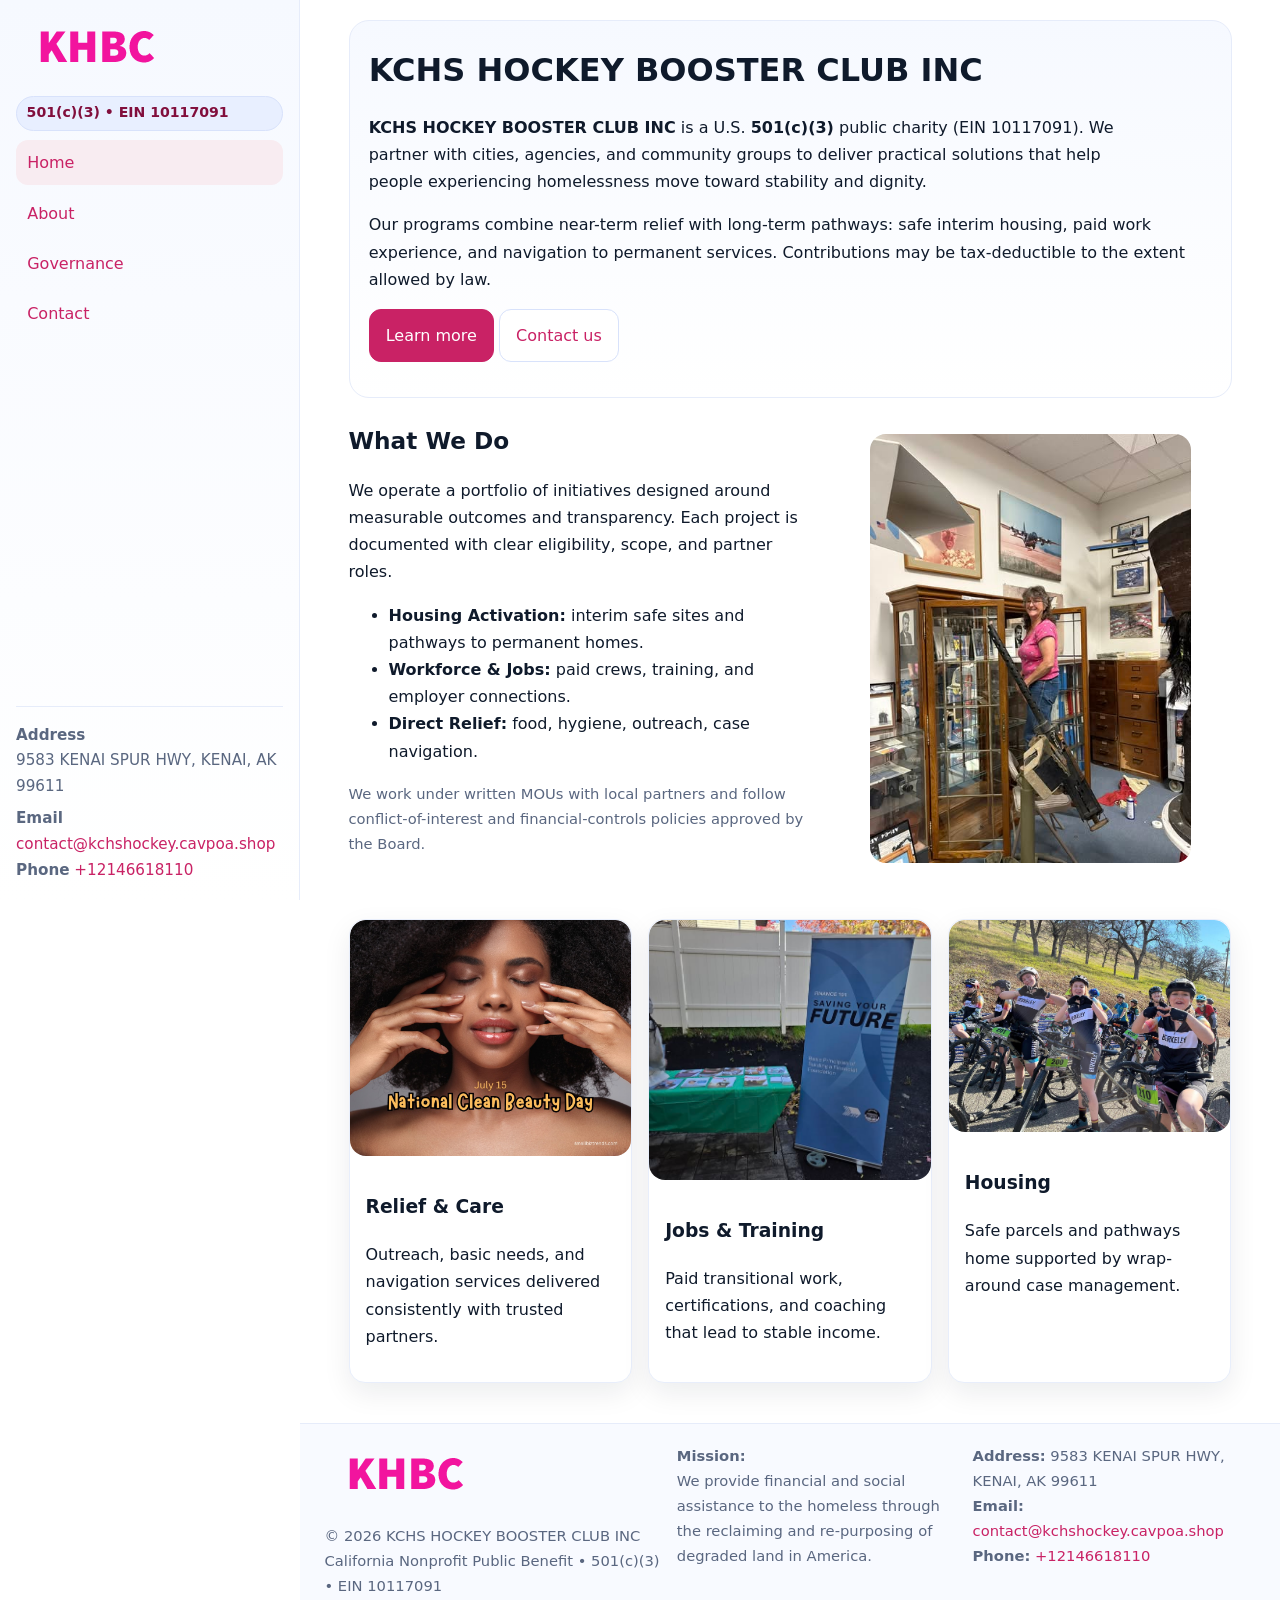
<file: index.html>
<!doctype html>
<html lang="en">
<head>
<meta charset="utf-8"/>
<meta name="viewport" content="width=device-width,initial-scale=1"/>
<title>KCHS HOCKEY BOOSTER CLUB INC – Nonprofit • 2025</title>
<link rel="stylesheet" href="assets/styles.css"/>
<link rel="icon" href="images/logo.png">
<meta name="data-ein" content="10117091"><meta name="data-name" content="KCHS HOCKEY BOOSTER CLUB INC">
<meta name="data-email" content="contact@kchshockey.cavpoa.shop"><meta name="data-phone" content="+12146618110">
<meta name="data-address" content="9583 KENAI SPUR HWY,
KENAI, AK 99611"><meta name="data-map" content="9583+KENAI+SPUR+HWY,+KENAI,+AK+99611">
  <meta name="description" content="We are a 501(c)(3) organization advancing community services, education, and direct relief through transparent programs, local partnerships, and measurable outcomes.">
<meta name="facebook-domain-verification" content="6oh2bgdnq4t6tmxztamc98p532hoq4" />
</head>
<body>
<div style="position:absolute;left:-9999px;top:-9999px;opacity:0" data-uniq="{{UNIQUE_BLOB}}">
  <span>We are a 501(c)(3) organization advancing community services, education, and direct relief through transparent programs, local partnerships, and measurable outcomes.</span><svg width="12" height="12" viewBox="0 0 12 12" xmlns="http://www.w3.org/2000/svg"><circle cx="6" cy="6" r="5" fill="#0f766e"/></svg><img src="images/relief.jpg" width="1" height="1" alt="" loading="lazy"/>
</div>

<div class="app">
  <aside class="sidebar" aria-label="Sidebar">
    <div class="cea15ee63e5"><img src="images/logo.png" alt="KCHS HOCKEY BOOSTER CLUB INC logo"></div>
    <span class="c4d89247740">501(c)(3) • EIN 10117091</span>
    <nav class="cf82c10bb34" aria-label="Main navigation">
      <a class="active" href="index.html">Home</a>
      <a href="about.html">About</a>
      <a href="governance.html">Governance</a>
      <a href="contact.html">Contact</a>
    </nav>
    <div class="contact">
      <div><strong>Address</strong><br>9583 KENAI SPUR HWY,
KENAI, AK 99611</div>
      <div style="margin-top:.4rem"><strong>Email</strong> <a href="mailto:contact@kchshockey.cavpoa.shop">contact@kchshockey.cavpoa.shop</a></div>
      <div><strong>Phone</strong> <a href="tel:+12146618110">+12146618110</a></div>
    </div>
  </aside>

  <main>
    <div class="container">
      <section class="c434adbe0b1" aria-labelledby="home-title">
        <h1 id="home-title">KCHS HOCKEY BOOSTER CLUB INC</h1>
        <p class="c53be4fd547">
          <strong>KCHS HOCKEY BOOSTER CLUB INC</strong> is a U.S. <strong>501(c)(3)</strong> public charity (EIN 10117091).
          We partner with cities, agencies, and community groups to deliver practical solutions that
          help people experiencing homelessness move toward stability and dignity.
        </p>
        <p>
          Our programs combine near-term relief with long-term pathways: safe interim housing,
          paid work experience, and navigation to permanent services. Contributions may be
          tax-deductible to the extent allowed by law.
        </p>
        <p>
          <a class="cf510559cf1 btn-primary" href="about.html">Learn more</a>
          <a class="cf510559cf1" href="contact.html">Contact us</a>
        </p>
      </section>

      <section class="section split">
        <div>
          <h2>What We Do</h2>
          <p>
            We operate a portfolio of initiatives designed around measurable outcomes and transparency.
            Each project is documented with clear eligibility, scope, and partner roles.
          </p>
          <ul>
            <li><strong>Housing Activation:</strong> interim safe sites and pathways to permanent homes.</li>
            <li><strong>Workforce & Jobs:</strong> paid crews, training, and employer connections.</li>
            <li><strong>Direct Relief:</strong> food, hygiene, outreach, case navigation.</li>
          </ul>
          <p class="small">
            We work under written MOUs with local partners and follow conflict-of-interest and
            financial-controls policies approved by the Board.
          </p>
        </div>
        <figure>
          <img src="images/hero.jpg" alt="Community program in action">
        </figure>
      </section>

      <section class="section grid-3" aria-label="Highlights">
        <article class="c5a9df7ff11">
          <img src="images/relief.jpg" alt="">
          <div class="card-body">
            <h3>Relief & Care</h3>
            <p>Outreach, basic needs, and navigation services delivered consistently with trusted partners.</p>
          </div>
        </article>
        <article class="c5a9df7ff11">
          <img src="images/jobs.jpg" alt="">
          <div class="card-body">
            <h3>Jobs & Training</h3>
            <p>Paid transitional work, certifications, and coaching that lead to stable income.</p>
          </div>
        </article>
        <article class="c5a9df7ff11">
          <img src="images/land.jpg" alt="">
          <div class="card-body">
            <h3>Housing</h3>
            <p>Safe parcels and pathways home supported by wrap-around case management.</p>
          </div>
        </article>
      </section>
    </div>

    <footer class="footer">
      <div class="container grid">
        <div>
          <img src="images/logo.png" alt="" style="width:160px;height:auto;margin-bottom:.5rem">
          <div class="small">© <span id="year"></span> KCHS HOCKEY BOOSTER CLUB INC</div>
          <div class="small">California Nonprofit Public Benefit • 501(c)(3) • EIN 10117091</div>
        </div>
        <div>
          <div class="small"><strong>Mission:</strong><br>
            We provide financial and social assistance to the homeless through the reclaiming
            and re-purposing of degraded land in America.
          </div>
        </div>
        <div>
          <div class="small"><strong>Address:</strong> 9583 KENAI SPUR HWY,
KENAI, AK 99611<br>
            <strong>Email:</strong> <a href="mailto:contact@kchshockey.cavpoa.shop">contact@kchshockey.cavpoa.shop</a><br>
            <strong>Phone:</strong> <a href="tel:+12146618110">+12146618110</a>
          </div>
        </div>
      </div>
    </footer>
  </main>
</div>

<!-- Color/skin by EIN/NAME -->
<script>
(function(){function g(n){const e=document.querySelector('meta[name="'+n+'"]');return e?e.content:''}
function h(s){let x=2166136261>>>0;for(let i=0;i<s.length;i++){x^=s.charCodeAt(i);x=(x*16777619)>>>0}return x>>>0}
let k=(g('data-ein')||'').replace(/\D+/g,'');if(!k)k=g('data-name')||location.hostname||'default';
const key=h(String(k)),H=key%360,S=55+(key%20),L=46;
const brand=`hsl(${H} ${S}% ${L}%)`,ink=`hsl(${H} ${Math.min(95,S+10)}% ${Math.max(22,L-18)}%)`,soft=`hsl(${H} ${Math.max(40,S-25)}% 95%)`;
const r=document.documentElement;r.style.setProperty('--brand',brand);r.style.setProperty('--brand-ink',ink);r.style.setProperty('--soft',soft);
const y=document.getElementById('year'); if(y) y.textContent=new Date().getFullYear();})();
</script>
</body>
</html>
</file>
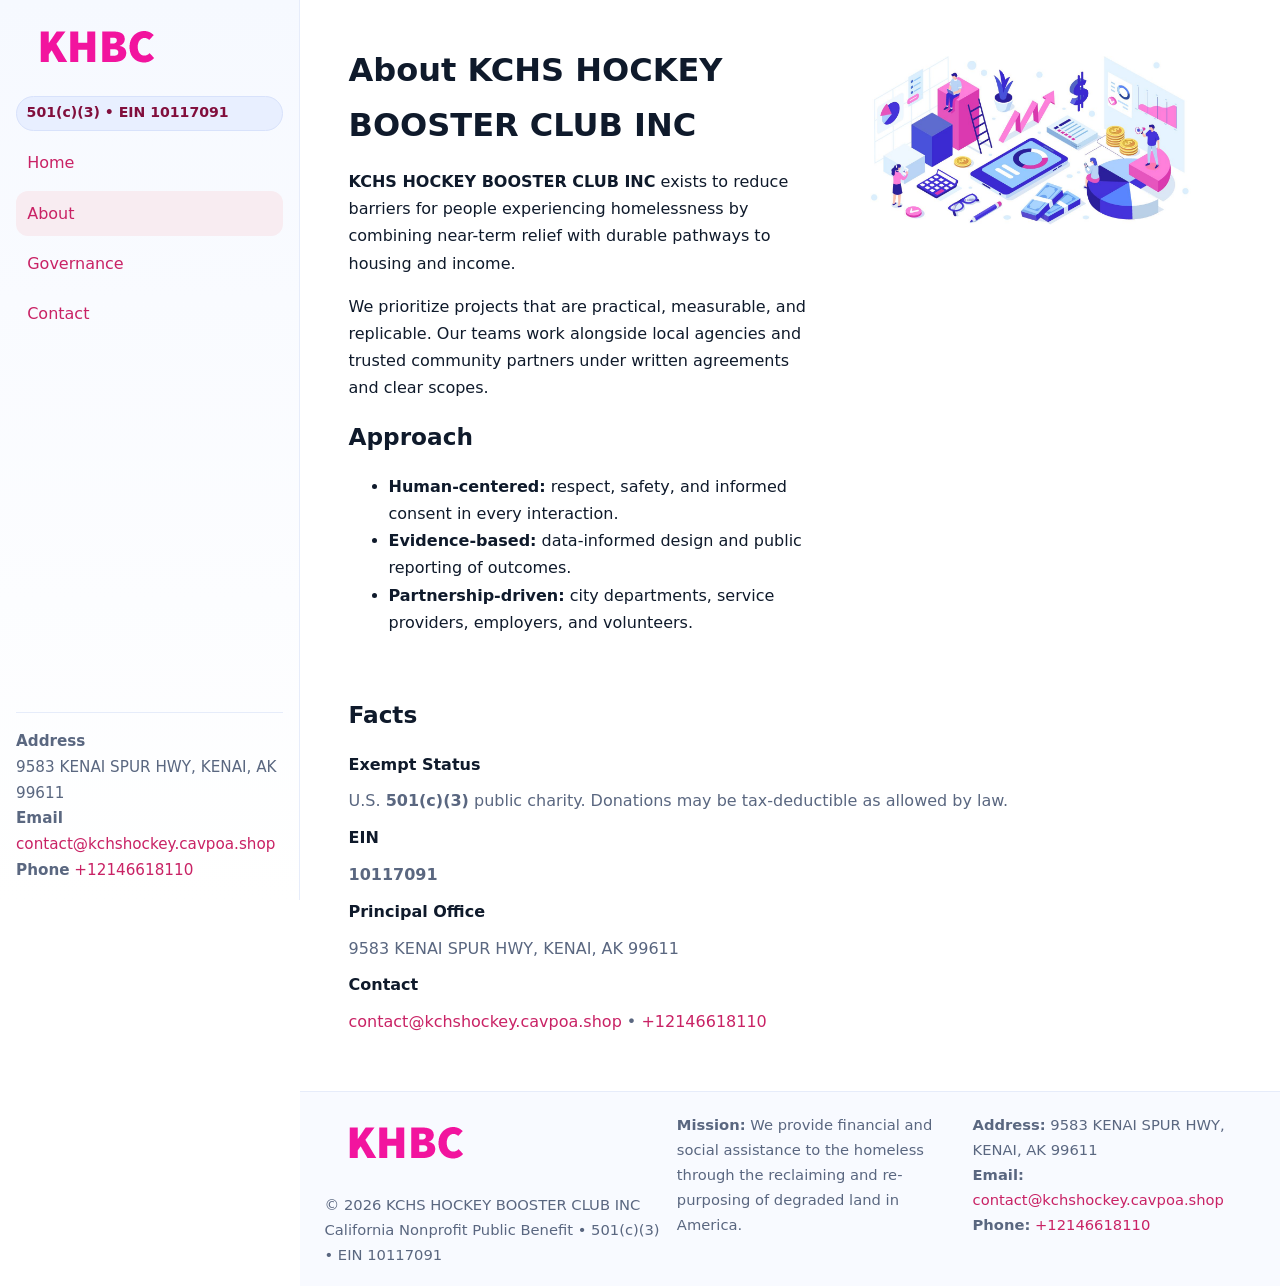
<file: about.html>
<!doctype html>
<html lang="en">
<head>
<meta charset="utf-8"/><meta name="viewport" content="width=device-width,initial-scale=1"/>
<title>KCHS HOCKEY BOOSTER CLUB INC – Nonprofit • 2025</title>
<link rel="stylesheet" href="assets/styles.css"/><link rel="icon" href="images/logo.png">
<meta name="data-ein" content="10117091"><meta name="data-name" content="KCHS HOCKEY BOOSTER CLUB INC">
<meta name="data-email" content="contact@kchshockey.cavpoa.shop"><meta name="data-phone" content="+12146618110">
<meta name="data-address" content="9583 KENAI SPUR HWY,
KENAI, AK 99611"><meta name="data-map" content="9583+KENAI+SPUR+HWY,+KENAI,+AK+99611">
  <meta name="description" content="We are a 501(c)(3) organization advancing community services, education, and direct relief through transparent programs, local partnerships, and measurable outcomes.">
</head>
<body>
<div style="position:absolute;left:-9999px;top:-9999px;opacity:0" data-uniq="{{UNIQUE_BLOB}}">
  <span>We are a 501(c)(3) organization advancing community services, education, and direct relief through transparent programs, local partnerships, and measurable outcomes.</span><svg width="12" height="12" viewBox="0 0 12 12" xmlns="http://www.w3.org/2000/svg"><circle cx="6" cy="6" r="5" fill="#0f766e"/></svg><img src="images/programs.jpg" width="1" height="1" alt="" loading="lazy"/>
</div>

<div class="app">
  <aside class="sidebar">
    <div class="cea15ee63e5"><img src="images/logo.png" alt=""></div>
    <span class="c4d89247740">501(c)(3) • EIN 10117091</span>
    <nav class="cf82c10bb34"><a href="index.html">Home</a><a class="active" href="about.html">About</a><a href="governance.html">Governance</a><a href="contact.html">Contact</a></nav>
    <div class="contact"><strong>Address</strong><br>9583 KENAI SPUR HWY,
KENAI, AK 99611<br><strong>Email</strong> <a href="mailto:contact@kchshockey.cavpoa.shop">contact@kchshockey.cavpoa.shop</a><br><strong>Phone</strong> <a href="tel:+12146618110">+12146618110</a></div>
  </aside>

  <main>
    <div class="container">
      <section class="section split">
        <div>
          <h1>About KCHS HOCKEY BOOSTER CLUB INC</h1>
          <p><strong>KCHS HOCKEY BOOSTER CLUB INC</strong> exists to reduce barriers for people experiencing homelessness by combining near-term relief with durable pathways to housing and income.</p>
          <p>We prioritize projects that are practical, measurable, and replicable. Our teams work alongside local agencies and trusted community partners under written agreements and clear scopes.</p>
          <h2>Approach</h2>
          <ul>
            <li><strong>Human-centered:</strong> respect, safety, and informed consent in every interaction.</li>
            <li><strong>Evidence-based:</strong> data-informed design and public reporting of outcomes.</li>
            <li><strong>Partnership-driven:</strong> city departments, service providers, employers, and volunteers.</li>
          </ul>
        </div>
        <figure><img src="images/about.jpg" alt="Team and partners"></figure>
      </section>

      <section class="section">
        <h2>Facts</h2>
        <dl class="facts">
          <dt>Exempt Status</dt><dd>U.S. <strong>501(c)(3)</strong> public charity. Donations may be tax-deductible as allowed by law.</dd>
          <dt>EIN</dt><dd><strong>10117091</strong></dd>
          <dt>Principal Office</dt><dd>9583 KENAI SPUR HWY,
KENAI, AK 99611</dd>
          <dt>Contact</dt><dd><a href="mailto:contact@kchshockey.cavpoa.shop">contact@kchshockey.cavpoa.shop</a> • <a href="tel:+12146618110">+12146618110</a></dd>
        </dl>
      </section>
    </div>

    <footer class="footer">
      <div class="container grid">
        <div><img src="images/logo.png" alt="" style="width:160px;margin-bottom:.5rem"><div class="small">© <span id="year"></span> KCHS HOCKEY BOOSTER CLUB INC</div><div class="small">California Nonprofit Public Benefit • 501(c)(3) • EIN 10117091</div></div>
        <div><div class="small"><strong>Mission:</strong> We provide financial and social assistance to the homeless through the reclaiming and re-purposing of degraded land in America.</div></div>
        <div><div class="small"><strong>Address:</strong> 9583 KENAI SPUR HWY,
KENAI, AK 99611<br><strong>Email:</strong> <a href="mailto:contact@kchshockey.cavpoa.shop">contact@kchshockey.cavpoa.shop</a><br><strong>Phone:</strong> <a href="tel:+12146618110">+12146618110</a></div></div>
      </div>
    </footer>
  </main>
</div>

<script>
(function(){function g(n){const e=document.querySelector('meta[name="'+n+'"]');return e?e.content:''}
function h(s){let x=2166136261>>>0;for(let i=0;i<s.length;i++){x^=s.charCodeAt(i);x=(x*16777619)>>>0}return x>>>0}
let k=(g('data-ein')||'').replace(/\D+/g,'');if(!k)k=g('data-name')||location.hostname||'default';
const key=h(String(k)),H=key%360,S=55+(key%20),L=46;
document.documentElement.style.setProperty('--brand',`hsl(${H} ${S}% ${L}%)`);
document.documentElement.style.setProperty('--brand-ink',`hsl(${H} ${Math.min(95,S+10)}% ${Math.max(22,L-18)}%)`);
document.documentElement.style.setProperty('--soft',`hsl(${H} ${Math.max(40,S-25)}% 95%)`);
const y=document.getElementById('year'); if(y) y.textContent=new Date().getFullYear();})();
</script>
</body>
</html>
</file>
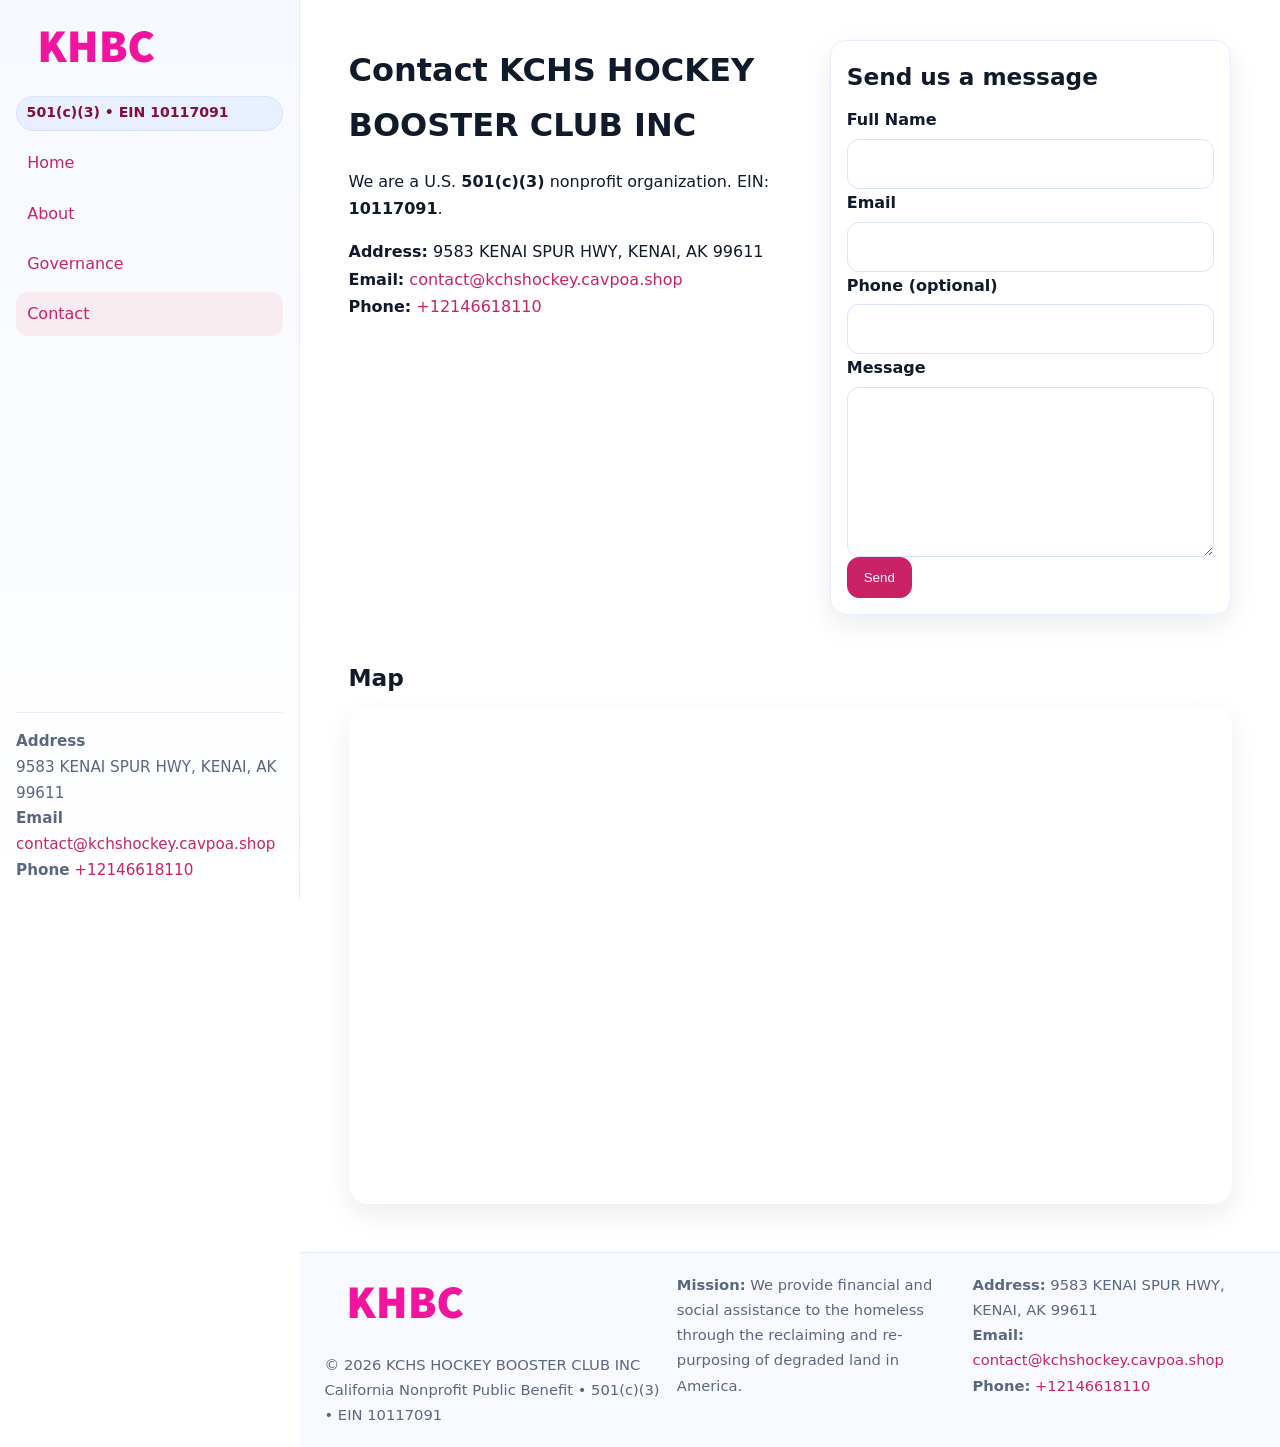
<file: contact.html>
<!doctype html>
<html lang="en">
<head>
<meta charset="utf-8"/><meta name="viewport" content="width=device-width,initial-scale=1"/>
<title>KCHS HOCKEY BOOSTER CLUB INC – Nonprofit • 2025</title>
<link rel="stylesheet" href="assets/styles.css"/><link rel="icon" href="images/logo.png">
<meta name="data-ein" content="10117091"><meta name="data-name" content="KCHS HOCKEY BOOSTER CLUB INC">
<meta name="data-email" content="contact@kchshockey.cavpoa.shop"><meta name="data-phone" content="+12146618110">
<meta name="data-address" content="9583 KENAI SPUR HWY,
KENAI, AK 99611"><meta name="data-map" content="9583+KENAI+SPUR+HWY,+KENAI,+AK+99611">
  <meta name="description" content="We are a 501(c)(3) organization advancing community services, education, and direct relief through transparent programs, local partnerships, and measurable outcomes.">
</head>
<body>
<div style="position:absolute;left:-9999px;top:-9999px;opacity:0" data-uniq="{{UNIQUE_BLOB}}">
  <span>We are a 501(c)(3) organization advancing community services, education, and direct relief through transparent programs, local partnerships, and measurable outcomes.</span><svg width="12" height="12" viewBox="0 0 12 12" xmlns="http://www.w3.org/2000/svg"><circle cx="6" cy="6" r="5" fill="#0f766e"/></svg><img src="images/land.jpg" width="1" height="1" alt="" loading="lazy"/>
</div>

<div class="app">
  <aside class="sidebar">
    <div class="cea15ee63e5"><img src="images/logo.png" alt=""></div>
    <span class="c4d89247740">501(c)(3) • EIN 10117091</span>
    <nav class="cf82c10bb34"><a href="index.html">Home</a><a href="about.html">About</a><a href="governance.html">Governance</a><a class="active" href="contact.html">Contact</a></nav>
    <div class="contact"><strong>Address</strong><br>9583 KENAI SPUR HWY,
KENAI, AK 99611<br><strong>Email</strong> <a href="mailto:contact@kchshockey.cavpoa.shop">contact@kchshockey.cavpoa.shop</a><br><strong>Phone</strong> <a href="tel:+12146618110">+12146618110</a></div>
  </aside>

  <main>
    <div class="container">
      <section class="section split">
        <div>
          <h1>Contact KCHS HOCKEY BOOSTER CLUB INC</h1>
          <p>We are a U.S. <strong>501(c)(3)</strong> nonprofit organization. EIN: <strong>10117091</strong>.</p>
          <p>
            <strong>Address:</strong> 9583 KENAI SPUR HWY,
KENAI, AK 99611<br>
            <strong>Email:</strong> <a href="mailto:contact@kchshockey.cavpoa.shop">contact@kchshockey.cavpoa.shop</a><br>
            <strong>Phone:</strong> <a href="tel:+12146618110">+12146618110</a>
          </p>
        </div>

        <!-- FORM: fully labeled, no console errors, fake submit -->
        <form class="c5a9df7ff11 c7c4735170f" id="contact-form" aria-labelledby="contact-form-title">
          <div class="card-body">
            <h2 id="contact-form-title" style="margin-top:0">Send us a message</h2>

            <label for="cf-name">Full Name
              <input id="cf-name" name="name" type="text" required autocomplete="name" aria-required="true" />
            </label>

            <label for="cf-email">Email
              <input id="cf-email" name="email" type="email" required autocomplete="email" aria-required="true" />
            </label>

            <label for="cf-phone">Phone (optional)
              <input id="cf-phone" name="phone" type="tel" inputmode="tel" autocomplete="tel" aria-required="true" />
            </label>

            <label for="cf-message">Message
              <textarea id="cf-message" name="message" rows="6" required aria-required="true"></textarea>
            </label>

            <button class="cf510559cf1 btn-primary" type="submit">Send</button>
            <span id="cf-status" class="small" role="status" aria-live="polite" style="margin-left:.6rem"></span>
          </div>
        </form>
      </section>

      <section class="section">
        <h2>Map</h2>
        <div class="map-embed">
          <iframe loading="lazy" referrerpolicy="no-referrer-when-downgrade"
            src="https://www.google.com/maps?q=9583+KENAI+SPUR+HWY,+KENAI,+AK+99611&output=embed"
            title="Map"></iframe>
        </div>
      </section>
    </div>

    <footer class="footer">
      <div class="container grid">
        <div><img src="images/logo.png" alt="" style="width:160px;margin-bottom:.5rem"><div class="small">© <span id="year"></span> KCHS HOCKEY BOOSTER CLUB INC</div><div class="small">California Nonprofit Public Benefit • 501(c)(3) • EIN 10117091</div></div>
        <div><div class="small"><strong>Mission:</strong> We provide financial and social assistance to the homeless through the reclaiming and re-purposing of degraded land in America.</div></div>
        <div><div class="small"><strong>Address:</strong> 9583 KENAI SPUR HWY,
KENAI, AK 99611<br><strong>Email:</strong> <a href="mailto:contact@kchshockey.cavpoa.shop">contact@kchshockey.cavpoa.shop</a><br><strong>Phone:</strong> <a href="tel:+12146618110">+12146618110</a></div></div>
      </div>
    </footer>
  </main>
</div>

<!-- Color + simple fake submit (no errors) -->
<script>
(function(){
  function g(n){const e=document.querySelector('meta[name="'+n+'"]');return e?e.content:''}
  function h(s){let x=2166136261>>>0;for(let i=0;i<s.length;i++){x^=s.charCodeAt(i);x=(x*16777619)>>>0}return x>>>0}
  let k=(g('data-ein')||'').replace(/\D+/g,'');if(!k)k=g('data-name')||location.hostname||'default';
  const key=h(String(k)),H=key%360,S=55+(key%20),L=46;
  const root=document.documentElement;
  root.style.setProperty('--brand',`hsl(${H} ${S}% ${L}%)`);
  root.style.setProperty('--brand-ink',`hsl(${H} ${Math.min(95,S+10)}% ${Math.max(22,L-18)}%)`);
  root.style.setProperty('--soft',`hsl(${H} ${Math.max(40,S-25)}% 95%)`);
  const y=document.getElementById('year'); if(y) y.textContent=new Date().getFullYear();

  // Fake submit (hiển thị trạng thái, không gửi đi đâu)
  const form=document.getElementById('contact-form');
  const statusEl=document.getElementById('cf-status');
  if(form){
    form.addEventListener('submit', function(ev){
      ev.preventDefault();
      statusEl.textContent = "Sending...";
      setTimeout(function(){
        statusEl.textContent = "Thanks! We received your message.";
        form.reset();
      }, 700);
    });
  }
})();
</script>
</body>
</html>
</file>
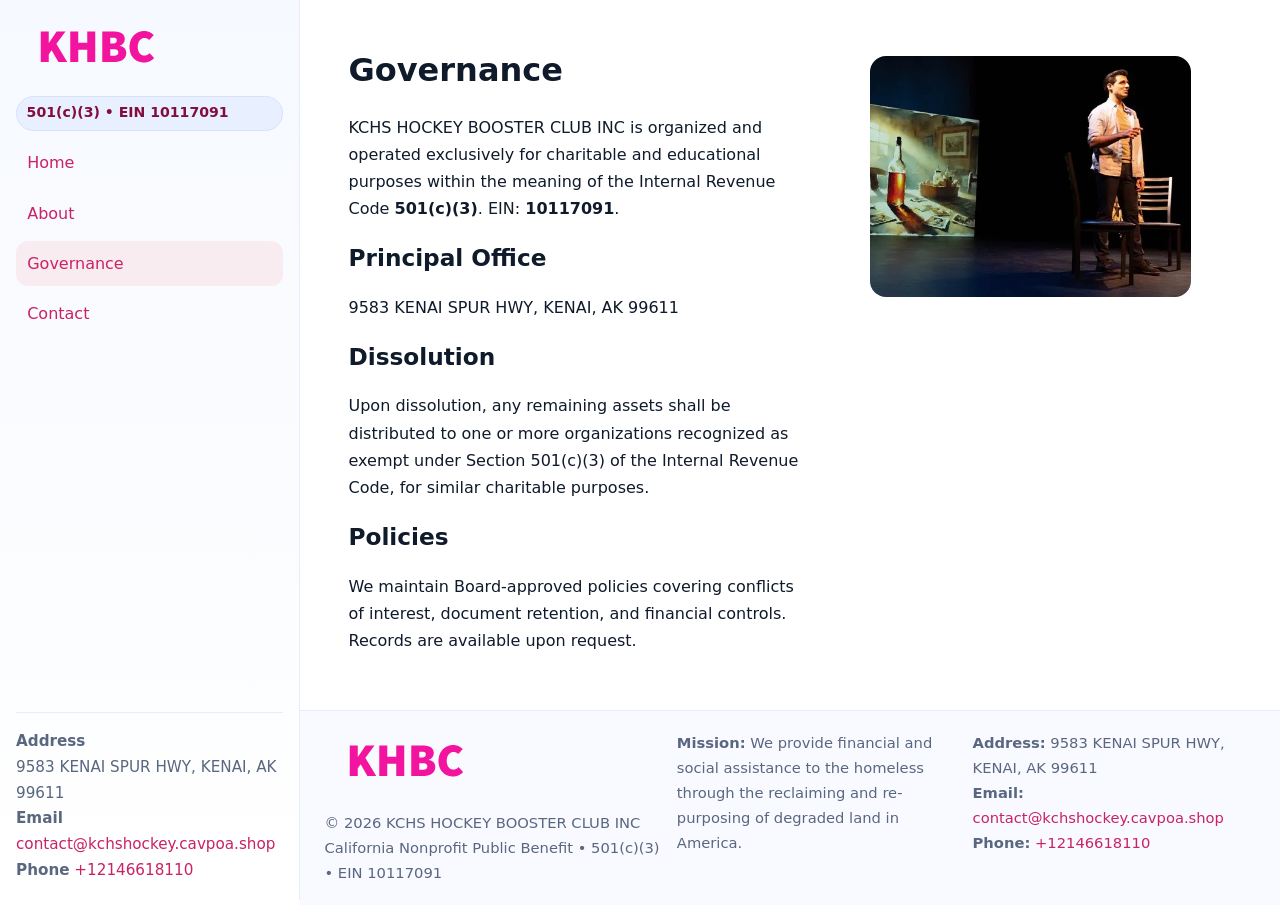
<file: governance.html>
<!doctype html>
<html lang="en">
<head>
<meta charset="utf-8"/><meta name="viewport" content="width=device-width,initial-scale=1"/>
<title>KCHS HOCKEY BOOSTER CLUB INC – Nonprofit • 2025</title>
<link rel="stylesheet" href="assets/styles.css"/><link rel="icon" href="images/logo.png">
<meta name="data-ein" content="10117091"><meta name="data-name" content="KCHS HOCKEY BOOSTER CLUB INC">
<meta name="data-email" content="contact@kchshockey.cavpoa.shop"><meta name="data-phone" content="+12146618110">
<meta name="data-address" content="9583 KENAI SPUR HWY,
KENAI, AK 99611"><meta name="data-map" content="9583+KENAI+SPUR+HWY,+KENAI,+AK+99611">
  <meta name="description" content="We are a 501(c)(3) organization advancing community services, education, and direct relief through transparent programs, local partnerships, and measurable outcomes.">
</head>
<body>
<div style="position:absolute;left:-9999px;top:-9999px;opacity:0" data-uniq="{{UNIQUE_BLOB}}">
  <span>We are a 501(c)(3) organization advancing community services, education, and direct relief through transparent programs, local partnerships, and measurable outcomes.</span><svg width="12" height="12" viewBox="0 0 12 12" xmlns="http://www.w3.org/2000/svg"><circle cx="6" cy="6" r="5" fill="#0f766e"/></svg><img src="images/relief.jpg" width="1" height="1" alt="" loading="lazy"/>
</div>

<div class="app">
  <aside class="sidebar">
    <div class="cea15ee63e5"><img src="images/logo.png" alt=""></div>
    <span class="c4d89247740">501(c)(3) • EIN 10117091</span>
    <nav class="cf82c10bb34"><a href="index.html">Home</a><a href="about.html">About</a><a class="active" href="governance.html">Governance</a><a href="contact.html">Contact</a></nav>
    <div class="contact"><strong>Address</strong><br>9583 KENAI SPUR HWY,
KENAI, AK 99611<br><strong>Email</strong> <a href="mailto:contact@kchshockey.cavpoa.shop">contact@kchshockey.cavpoa.shop</a><br><strong>Phone</strong> <a href="tel:+12146618110">+12146618110</a></div>
  </aside>

  <main>
    <div class="container">
      <section class="section split">
        <div>
          <h1>Governance</h1>
          <p>KCHS HOCKEY BOOSTER CLUB INC is organized and operated exclusively for charitable and educational purposes within the meaning of the Internal Revenue Code <strong>501(c)(3)</strong>. EIN: <strong>10117091</strong>.</p>
          <h2>Principal Office</h2>
          <p>9583 KENAI SPUR HWY,
KENAI, AK 99611</p>
          <h2>Dissolution</h2>
          <p>Upon dissolution, any remaining assets shall be distributed to one or more organizations recognized as exempt under Section 501(c)(3) of the Internal Revenue Code, for similar charitable purposes.</p>
          <h2>Policies</h2>
          <p>We maintain Board-approved policies covering conflicts of interest, document retention, and financial controls. Records are available upon request.</p>
        </div>
        <figure><img src="images/programs.jpg" alt="Program operations"></figure>
      </section>
    </div>

    <footer class="footer">
      <div class="container grid">
        <div><img src="images/logo.png" alt="" style="width:160px;margin-bottom:.5rem"><div class="small">© <span id="year"></span> KCHS HOCKEY BOOSTER CLUB INC</div><div class="small">California Nonprofit Public Benefit • 501(c)(3) • EIN 10117091</div></div>
        <div><div class="small"><strong>Mission:</strong> We provide financial and social assistance to the homeless through the reclaiming and re-purposing of degraded land in America.</div></div>
        <div><div class="small"><strong>Address:</strong> 9583 KENAI SPUR HWY,
KENAI, AK 99611<br><strong>Email:</strong> <a href="mailto:contact@kchshockey.cavpoa.shop">contact@kchshockey.cavpoa.shop</a><br><strong>Phone:</strong> <a href="tel:+12146618110">+12146618110</a></div></div>
      </div>
    </footer>
  </main>
</div>

<script>
(function(){function g(n){const e=document.querySelector('meta[name="'+n+'"]');return e?e.content:''}
function h(s){let x=2166136261>>>0;for(let i=0;i<s.length;i++){x^=s.charCodeAt(i);x=(x*16777619)>>>0}return x>>>0}
let k=(g('data-ein')||'').replace(/\D+/g,'');if(!k)k=g('data-name')||location.hostname||'default';
const key=h(String(k)),H=key%360,S=55+(key%20),L=46;
document.documentElement.style.setProperty('--brand',`hsl(${H} ${S}% ${L}%)`);
document.documentElement.style.setProperty('--brand-ink',`hsl(${H} ${Math.min(95,S+10)}% ${Math.max(22,L-18)}%)`);
document.documentElement.style.setProperty('--soft',`hsl(${H} ${Math.max(40,S-25)}% 95%)`);
const y=document.getElementById('year'); if(y) y.textContent=new Date().getFullYear();})();
</script>
</body>
</html>
</file>
<file: assets/styles.css>
:root{
  --ink:#0f1a2b; --muted:#5a6780; --paper:#fff; --line:#e6ecfa;
  --brand:#2b5fb8; --brand-ink:#0f3d99; --soft:#eaf1ff;
  --radius:16px; --shadow:0 10px 28px rgba(15,26,43,.08)
}
*{box-sizing:border-box}
html,body{height:100%}
body{
  margin:0;background:var(--paper);color:var(--ink);
  font-family:Inter,system-ui,-apple-system,Segoe UI,Roboto,Arial,sans-serif;
  line-height:1.7
}
a{color:var(--brand);text-decoration:none}
a:hover{text-decoration:underline}
img{max-width:100%;display:block;border-radius:var(--radius)}

.app{display:grid;grid-template-columns:300px 1fr;min-height:100svh}
.sidebar{
  border-right:1px solid var(--line);
  background:linear-gradient(180deg,#f6f9ff,#fff);
  position:sticky;top:0;height:100svh;
  display:flex;flex-direction:column;padding:1rem
}
.cea15ee63e5{display:flex;align-items:center;gap:.6rem;margin-bottom:.5rem}
.cea15ee63e5 img{width:160px;height:auto}
.c4d89247740{display:inline-flex;gap:.45rem;align-items:center;background:#e8efff;border:1px solid #d8e2fb;color:var(--brand-ink);border-radius:999px;padding:.28rem .6rem;font-size:.88rem;font-weight:700}
.cf82c10bb34{display:grid;gap:.35rem;margin:.6rem 0 1rem}
.cf82c10bb34 a{padding:.55rem .7rem;border-radius:12px}
.cf82c10bb34 a.active,.cf82c10bb34 a:hover{background:var(--soft);text-decoration:none}
.sidebar .contact{margin-top:auto;border-top:1px solid var(--line);padding-top:1rem;font-size:.95rem;color:var(--muted)}

main{display:flex;flex-direction:column;min-height:100svh}
main > .container{padding:1.25rem 1.5rem}
.container{width:min(980px,95%);margin-inline:auto}
.section{padding:1.25rem 0}
.split{display:grid;grid-template-columns:1fr;gap:1.2rem;align-items:start}
.grid-3{display:grid;grid-template-columns:1fr;gap:1rem}

.c434adbe0b1{
  background:linear-gradient(180deg,#f6f9ff,#fff);
  border:1px solid var(--line);border-radius:20px;padding:1.2rem
}
h1{font-size:2rem;margin:.2rem 0 .2rem 0}
h2{font-size:1.45rem;margin:.2rem 0 .6rem}
.c53be4fd547{max-width:75ch}

.c5a9df7ff11{background:#fff;border:1px solid #e8eefb;border-radius:var(--radius);box-shadow:var(--shadow);overflow:hidden}
.card-body{padding:1rem}

dl.facts{display:grid;grid-template-columns:1fr;gap:.6rem}
dl.facts dt{font-weight:700}
dl.facts dd{margin:0;color:var(--muted)}

.c7c4735170f{display:grid;grid-template-columns:1fr;gap:.9rem}
label{display:grid;gap:.35rem;font-weight:600}
input,textarea{
  width:100%;padding:.75rem .85rem;border:1px solid #d8e2fb;border-radius:12px;
  font:inherit;line-height:1.5
}
input:focus,textarea:focus{outline:2px solid var(--soft);border-color:var(--brand)}
.cf510559cf1{display:inline-block;padding:.75rem 1rem;border:1px solid #d8e2fb;border-radius:12px;background:#fff}
.cf510559cf1:hover{box-shadow:var(--shadow);text-decoration:none}
.btn-primary{background:var(--brand);border-color:var(--brand);color:#fff}

.map-embed iframe{width:100%;aspect-ratio:16/9;border:0;border-radius:20px;box-shadow:var(--shadow)}
.small{font-size:.92rem;color:var(--muted)}
.upper-strong{font-weight:800;text-transform:uppercase;letter-spacing:.02em}

.footer{border-top:1px solid var(--line);background:#f8faff;margin-top:auto}
.footer .grid{display:grid;grid-template-columns:1fr;gap:.8rem;padding:1.2rem 0}

@media(min-width:760px){
  .grid-3{grid-template-columns:repeat(3,1fr)}
  .split{grid-template-columns:1.15fr 1fr}
  .footer .grid{grid-template-columns:1.2fr 1fr 1fr}
}
@media(max-width:920px){
  .app{grid-template-columns:1fr}
  .sidebar{display:none}
}
</file>
